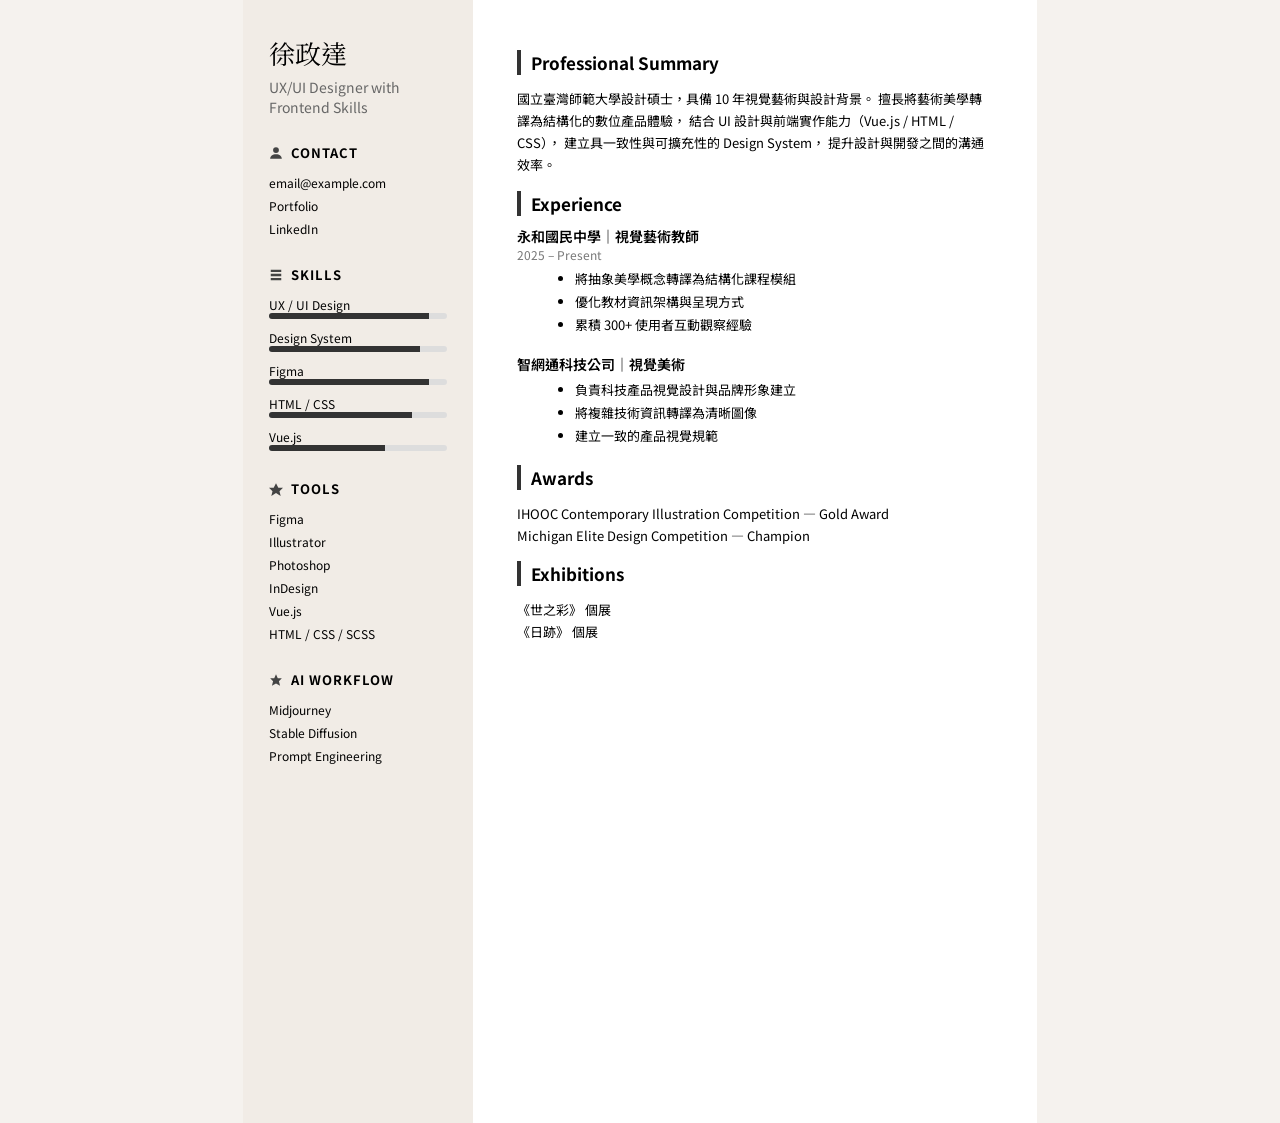
<file: 20260206/resume.html>
<!DOCTYPE html>
<html lang="zh-Hant">
<head>
<meta charset="UTF-8">

<link href="https://fonts.googleapis.com/css2?family=Noto+Sans+TC:wght@300;400;600&family=Noto+Serif+TC:wght@600&display=swap" rel="stylesheet">

<style>

/* ===== 基礎 ===== */

body{
    margin:0;
    background:#f5f2ee;
    font-family:'Noto Sans TC', sans-serif;
}

.resume{
    width:210mm;
    min-height:297mm;
    margin:auto;
    background:white;
    display:flex;
}

/* ===== 左欄 ===== */

.sidebar{
    width:32%;
    background:#f1ece6;
    padding:34px 26px;
    box-sizing:border-box;
}

.name{
    font-family:'Noto Serif TC';
    font-size:26px;
    margin-bottom:6px;
}

.title{
    font-size:14px;
    color:#666;
    margin-bottom:26px;
}

.section{
    margin-bottom:28px;
}

.section h3{
    display:flex;
    align-items:center;
    gap:8px;
    font-size:13px;
    letter-spacing:1px;
    margin-bottom:12px;
}

.section ul{
    list-style:none;
    padding:0;
    margin:0;
}

.section li{
    font-size:12px;
    margin-bottom:6px;
}

/* ===== icon ===== */

.icon{
    width:14px;
    height:14px;
    fill:#444;
}

/* ===== 技能條 ===== */

.skill{
    margin-bottom:10px;
}

.skill-name{
    font-size:12px;
}

.bar{
    height:6px;
    background:#ddd;
    border-radius:4px;
    overflow:hidden;
}

.level{
    height:100%;
    background:#333;
}

/* ===== 右欄 ===== */

.content{
    width:68%;
    padding:36px 44px;
}

.content h2{
    font-size:17px;
    border-left:4px solid #333;
    padding-left:10px;
    margin-bottom:10px;
}

.content p{
    font-size:13px;
    line-height:1.7;
}

.job{
    margin-bottom:20px;
}

.job-title{
    font-size:14px;
    font-weight:600;
}

.job-date{
    font-size:12px;
    color:#777;
    margin-bottom:6px;
}

.job ul{
    margin:6px 0 0 18px;
}

.job li{
    font-size:13px;
    margin-bottom:4px;
}

</style>
</head>

<body>

<div class="resume">

<!-- 左欄 -->

<div class="sidebar">

<div class="name">徐政達</div>
<div class="title">UX/UI Designer with Frontend Skills</div>

<div class="section">

<h3>

<svg class="icon" viewBox="0 0 24 24">
<path d="M12 12a5 5 0 1 0 0-10 5 5 0 0 0 0 10zM2 22c0-5 4-8 10-8s10 3 10 8"/>
</svg>

CONTACT

</h3>

<ul>
<li>email@example.com</li>
<li>Portfolio</li>
<li>LinkedIn</li>
</ul>

</div>

<div class="section">

<h3>

<svg class="icon" viewBox="0 0 24 24">
<path d="M3 3h18v4H3zM3 10h18v4H3zM3 17h18v4H3z"/>
</svg>

SKILLS

</h3>

<div class="skill">
<div class="skill-name">UX / UI Design</div>
<div class="bar"><div class="level" style="width:90%"></div></div>
</div>

<div class="skill">
<div class="skill-name">Design System</div>
<div class="bar"><div class="level" style="width:85%"></div></div>
</div>

<div class="skill">
<div class="skill-name">Figma</div>
<div class="bar"><div class="level" style="width:90%"></div></div>
</div>

<div class="skill">
<div class="skill-name">HTML / CSS</div>
<div class="bar"><div class="level" style="width:80%"></div></div>
</div>

<div class="skill">
<div class="skill-name">Vue.js</div>
<div class="bar"><div class="level" style="width:65%"></div></div>
</div>

</div>

<div class="section">

<h3>

<svg class="icon" viewBox="0 0 24 24">
<path d="M12 2l4 8h8l-6 6 2 8-8-5-8 5 2-8-6-6h8z"/>
</svg>

TOOLS

</h3>

<ul>
<li>Figma</li>
<li>Illustrator</li>
<li>Photoshop</li>
<li>InDesign</li>
<li>Vue.js</li>
<li>HTML / CSS / SCSS</li>
</ul>

</div>

<div class="section">

<h3>

<svg class="icon" viewBox="0 0 24 24">
<path d="M12 2l3 7h7l-5 5 2 8-7-4-7 4 2-8-5-5h7z"/>
</svg>

AI WORKFLOW

</h3>

<ul>
<li>Midjourney</li>
<li>Stable Diffusion</li>
<li>Prompt Engineering</li>
</ul>

</div>

</div>

<!-- 右欄 -->

<div class="content">

<h2>Professional Summary</h2>

<p>
國立臺灣師範大學設計碩士，具備 10 年視覺藝術與設計背景。
擅長將藝術美學轉譯為結構化的數位產品體驗，
結合 UI 設計與前端實作能力（Vue.js / HTML / CSS），
建立具一致性與可擴充性的 Design System，
提升設計與開發之間的溝通效率。
</p>

<h2>Experience</h2>

<div class="job">

<div class="job-title">永和國民中學｜視覺藝術教師</div>
<div class="job-date">2025 – Present</div>

<ul>
<li>將抽象美學概念轉譯為結構化課程模組</li>
<li>優化教材資訊架構與呈現方式</li>
<li>累積 300+ 使用者互動觀察經驗</li>
</ul>

</div>

<div class="job">

<div class="job-title">智網通科技公司｜視覺美術</div>

<ul>
<li>負責科技產品視覺設計與品牌形象建立</li>
<li>將複雜技術資訊轉譯為清晰圖像</li>
<li>建立一致的產品視覺規範</li>
</ul>

</div>

<h2>Awards</h2>

<p>
IHOOC Contemporary Illustration Competition — Gold Award  
<br>
Michigan Elite Design Competition — Champion
</p>

<h2>Exhibitions</h2>

<p>
《世之彩》 個展  
<br>
《日跡》 個展
</p>

</div>

</div>

</body>
</html>
</file>
